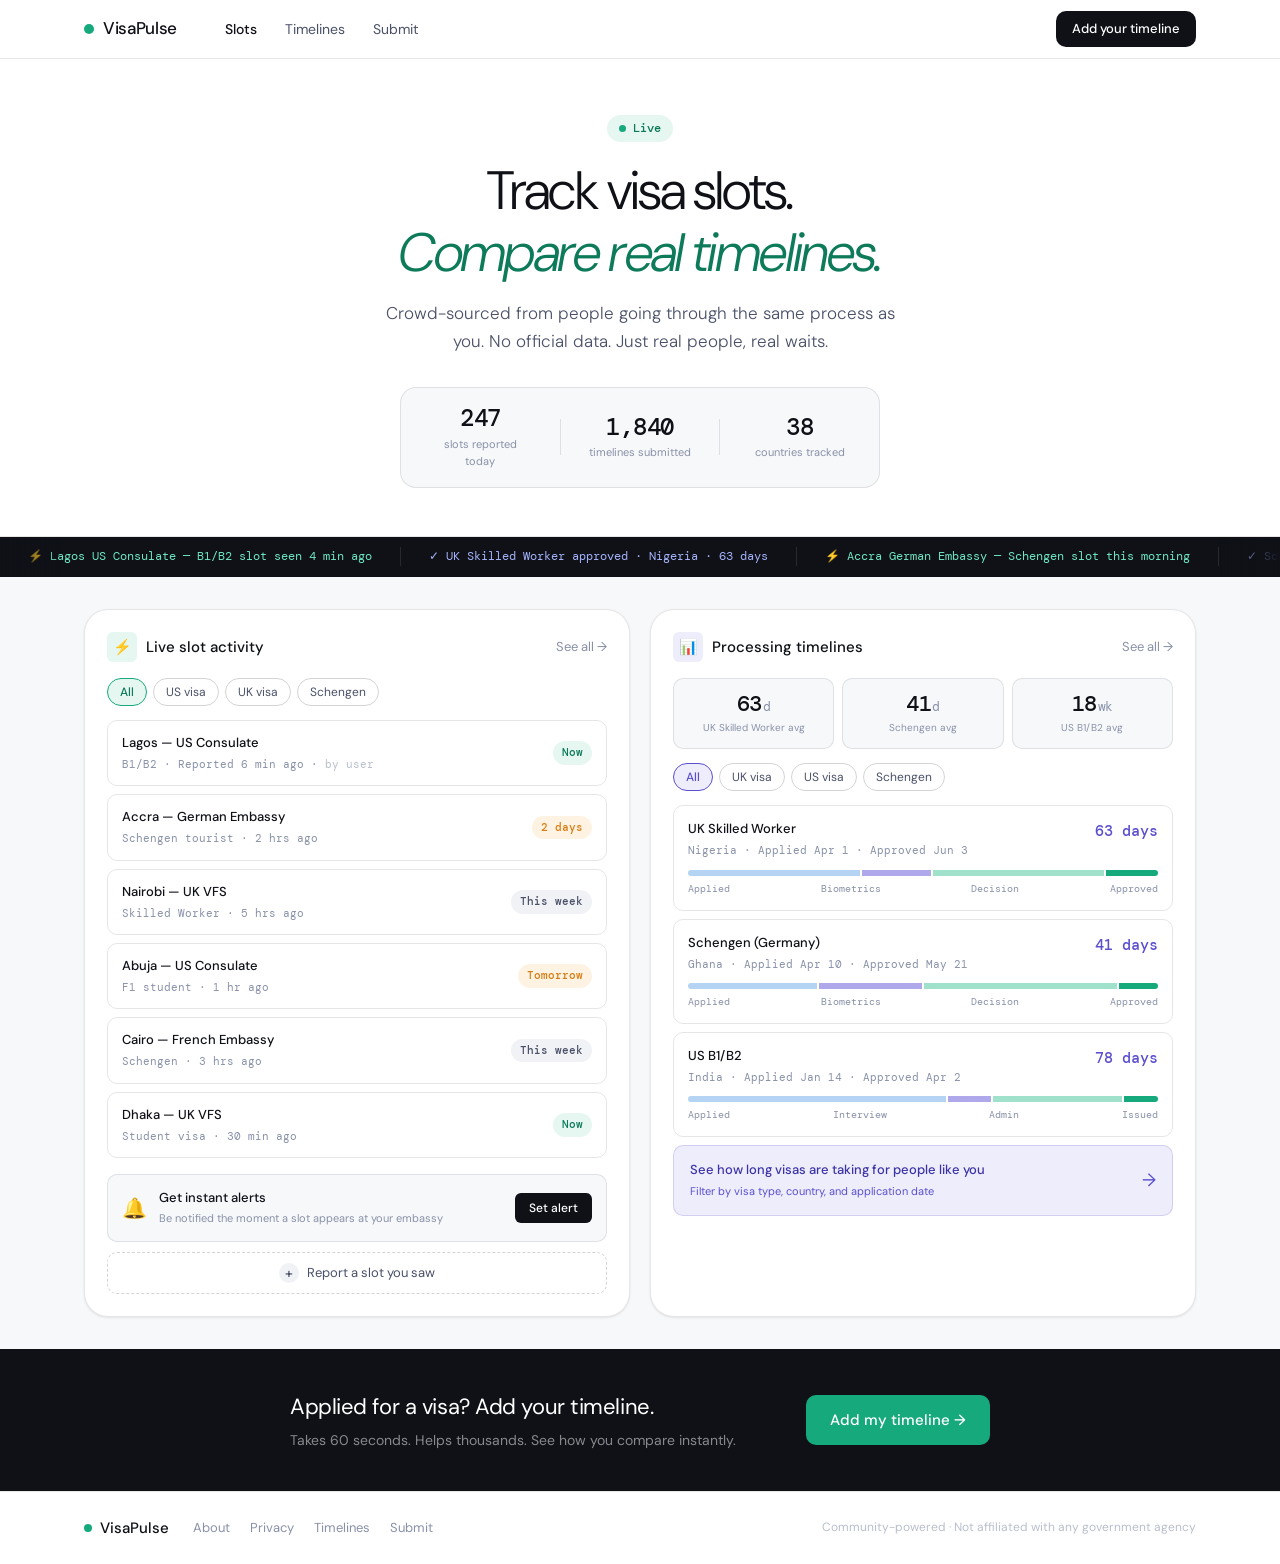
<file: index.html>
<!DOCTYPE html>
<html lang="en">
<head>
  <meta charset="UTF-8" />
  <meta name="viewport" content="width=device-width, initial-scale=1.0" />
  <title>VisaPulse — Real-time visa slot tracking & processing timelines</title>
  <link rel="preconnect" href="https://fonts.googleapis.com" />
  <link rel="preconnect" href="https://fonts.gstatic.com" crossorigin />
  <link href="https://fonts.googleapis.com/css2?family=DM+Sans:ital,opsz,wght@0,9..40,300;0,9..40,400;0,9..40,500;1,9..40,300&family=DM+Mono:wght@400;500&display=swap" rel="stylesheet" />
  <link rel="stylesheet" href="css/base.css" />
  <link rel="stylesheet" href="css/home.css" />
</head>
<body>

  <!-- NAV -->
  <nav class="nav">
    <div class="nav-inner">
      <a href="index.html" class="logo">
        <span class="logo-pulse"></span>
        VisaPulse
      </a>
      <div class="nav-links">
        <a href="index.html" class="nav-link active">Slots</a>
        <a href="timelines.html" class="nav-link">Timelines</a>
        <a href="submit.html" class="nav-link">Submit</a>
      </div>
      <a href="submit.html" class="btn-nav">Add your timeline</a>
    </div>
  </nav>

  <!-- HERO -->
  <section class="hero">
    <div class="hero-inner">
      <div class="live-chip"><span class="live-dot"></span> Live</div>
      <h1 class="hero-title">Track visa slots.<br><em>Compare real timelines.</em></h1>
      <p class="hero-sub">Crowd-sourced from people going through the same process as you. No official data. Just real people, real waits.</p>
      <div class="hero-stats">
        <div class="hstat"><span class="hstat-num" id="slotCount">247</span><span class="hstat-lbl">slots reported today</span></div>
        <div class="hstat-div"></div>
        <div class="hstat"><span class="hstat-num" id="tlCount">1,840</span><span class="hstat-lbl">timelines submitted</span></div>
        <div class="hstat-div"></div>
        <div class="hstat"><span class="hstat-num">38</span><span class="hstat-lbl">countries tracked</span></div>
      </div>
    </div>
  </section>

  <!-- ACTIVITY TICKER -->
  <div class="ticker-wrap">
    <div class="ticker-track" id="ticker">
      <span class="tick-item tick-slot">⚡ Lagos US Consulate — B1/B2 slot seen 4 min ago</span>
      <span class="tick-item tick-approval">✓ UK Skilled Worker approved · Nigeria · 63 days</span>
      <span class="tick-item tick-slot">⚡ Accra German Embassy — Schengen slot this morning</span>
      <span class="tick-item tick-approval">✓ Schengen (France) approved · Ghana · 38 days</span>
      <span class="tick-item tick-info">📊 5 new timelines added in last 2 hours</span>
      <span class="tick-item tick-slot">⚡ Nairobi UK VFS — Skilled Worker slot opened</span>
      <span class="tick-item tick-approval">✓ US B1/B2 approved · India · 14 weeks</span>
      <span class="tick-item tick-info">📊 3 approvals reported in last 24 hours</span>
      <span class="tick-item tick-slot">⚡ Mumbai US Consulate — F1 slot available</span>
      <span class="tick-item tick-approval">✓ Canada PR approved · Nigeria · 18 months</span>
      <!-- duplicate for loop -->
      <span class="tick-item tick-slot">⚡ Lagos US Consulate — B1/B2 slot seen 4 min ago</span>
      <span class="tick-item tick-approval">✓ UK Skilled Worker approved · Nigeria · 63 days</span>
      <span class="tick-item tick-slot">⚡ Accra German Embassy — Schengen slot this morning</span>
      <span class="tick-item tick-approval">✓ Schengen (France) approved · Ghana · 38 days</span>
      <span class="tick-item tick-info">📊 5 new timelines added in last 2 hours</span>
    </div>
  </div>

  <!-- DUAL PANEL -->
  <main class="dual">

    <!-- LEFT: SLOTS -->
    <section class="panel panel-slots">
      <div class="panel-head">
        <div class="panel-title-row">
          <span class="panel-icon slot-icon">⚡</span>
          <h2 class="panel-title">Live slot activity</h2>
        </div>
        <a href="#" class="see-all">See all →</a>
      </div>

      <div class="filter-row">
        <button class="chip chip-on" onclick="filterSlots(this,'all')">All</button>
        <button class="chip" onclick="filterSlots(this,'us')">US visa</button>
        <button class="chip" onclick="filterSlots(this,'uk')">UK visa</button>
        <button class="chip" onclick="filterSlots(this,'schengen')">Schengen</button>
      </div>

      <div id="slotList">
        <div class="slot-card" data-cat="us">
          <div class="slot-info">
            <div class="slot-embassy">Lagos — US Consulate</div>
            <div class="slot-meta">B1/B2 · Reported 6 min ago · <span class="reporter">by user</span></div>
          </div>
          <span class="badge badge-now">Now</span>
        </div>
        <div class="slot-card" data-cat="schengen">
          <div class="slot-info">
            <div class="slot-embassy">Accra — German Embassy</div>
            <div class="slot-meta">Schengen tourist · 2 hrs ago</div>
          </div>
          <span class="badge badge-soon">2 days</span>
        </div>
        <div class="slot-card" data-cat="uk">
          <div class="slot-info">
            <div class="slot-embassy">Nairobi — UK VFS</div>
            <div class="slot-meta">Skilled Worker · 5 hrs ago</div>
          </div>
          <span class="badge badge-week">This week</span>
        </div>
        <div class="slot-card" data-cat="us">
          <div class="slot-info">
            <div class="slot-embassy">Abuja — US Consulate</div>
            <div class="slot-meta">F1 student · 1 hr ago</div>
          </div>
          <span class="badge badge-soon">Tomorrow</span>
        </div>
        <div class="slot-card" data-cat="schengen">
          <div class="slot-info">
            <div class="slot-embassy">Cairo — French Embassy</div>
            <div class="slot-meta">Schengen · 3 hrs ago</div>
          </div>
          <span class="badge badge-week">This week</span>
        </div>
        <div class="slot-card" data-cat="uk">
          <div class="slot-info">
            <div class="slot-embassy">Dhaka — UK VFS</div>
            <div class="slot-meta">Student visa · 30 min ago</div>
          </div>
          <span class="badge badge-now">Now</span>
        </div>
      </div>

      <div class="alert-box">
        <div class="alert-icon">🔔</div>
        <div class="alert-body">
          <div class="alert-title">Get instant alerts</div>
          <div class="alert-sub">Be notified the moment a slot appears at your embassy</div>
        </div>
        <button class="btn-alert" onclick="openAlertModal()">Set alert</button>
      </div>

      <a href="report.html" class="report-btn">
        <span class="report-icon">+</span>
        Report a slot you saw
      </a>
    </section>

    <!-- RIGHT: TIMELINES -->
    <section class="panel panel-timelines">
      <div class="panel-head">
        <div class="panel-title-row">
          <span class="panel-icon tl-icon">📊</span>
          <h2 class="panel-title">Processing timelines</h2>
        </div>
        <a href="timelines.html" class="see-all">See all →</a>
      </div>

      <div class="avg-row">
        <div class="avg-card">
          <div class="avg-num">63<span class="avg-unit">d</span></div>
          <div class="avg-lbl">UK Skilled Worker avg</div>
        </div>
        <div class="avg-card">
          <div class="avg-num">41<span class="avg-unit">d</span></div>
          <div class="avg-lbl">Schengen avg</div>
        </div>
        <div class="avg-card">
          <div class="avg-num">18<span class="avg-unit">wk</span></div>
          <div class="avg-lbl">US B1/B2 avg</div>
        </div>
      </div>

      <div class="filter-row">
        <button class="chip chip-tl chip-on" onclick="filterTL(this,'all')">All</button>
        <button class="chip chip-tl" onclick="filterTL(this,'uk')">UK visa</button>
        <button class="chip chip-tl" onclick="filterTL(this,'us')">US visa</button>
        <button class="chip chip-tl" onclick="filterTL(this,'schengen')">Schengen</button>
      </div>

      <div id="tlList">
        <div class="tl-card" data-cat="uk">
          <div class="tl-head">
            <div>
              <div class="tl-type">UK Skilled Worker</div>
              <div class="tl-origin">Nigeria · Applied Apr 1 · Approved Jun 3</div>
            </div>
            <div class="tl-duration">63 days</div>
          </div>
          <div class="tl-bar">
            <div class="seg seg-wait" style="flex:2" title="Waiting: 28d"></div>
            <div class="seg seg-bio" style="flex:0.8" title="Biometrics: 8d"></div>
            <div class="seg seg-decision" style="flex:2" title="Decision: 20d"></div>
            <div class="seg seg-done" style="flex:0.6" title="Approved: 7d"></div>
          </div>
          <div class="tl-bar-labels">
            <span>Applied</span><span>Biometrics</span><span>Decision</span><span>Approved</span>
          </div>
        </div>

        <div class="tl-card" data-cat="schengen">
          <div class="tl-head">
            <div>
              <div class="tl-type">Schengen (Germany)</div>
              <div class="tl-origin">Ghana · Applied Apr 10 · Approved May 21</div>
            </div>
            <div class="tl-duration">41 days</div>
          </div>
          <div class="tl-bar">
            <div class="seg seg-wait" style="flex:1" title="Waiting: 12d"></div>
            <div class="seg seg-bio" style="flex:0.8" title="Biometrics: 10d"></div>
            <div class="seg seg-decision" style="flex:1.5" title="Decision: 15d"></div>
            <div class="seg seg-done" style="flex:0.3" title="Approved: 4d"></div>
          </div>
          <div class="tl-bar-labels">
            <span>Applied</span><span>Biometrics</span><span>Decision</span><span>Approved</span>
          </div>
        </div>

        <div class="tl-card" data-cat="us">
          <div class="tl-head">
            <div>
              <div class="tl-type">US B1/B2</div>
              <div class="tl-origin">India · Applied Jan 14 · Approved Apr 2</div>
            </div>
            <div class="tl-duration">78 days</div>
          </div>
          <div class="tl-bar">
            <div class="seg seg-wait" style="flex:3" title="Waiting: 45d"></div>
            <div class="seg seg-bio" style="flex:0.5" title="Interview: 5d"></div>
            <div class="seg seg-decision" style="flex:1.5" title="Admin: 22d"></div>
            <div class="seg seg-done" style="flex:0.4" title="Issued: 6d"></div>
          </div>
          <div class="tl-bar-labels">
            <span>Applied</span><span>Interview</span><span>Admin</span><span>Issued</span>
          </div>
        </div>
      </div>

      <div class="compare-cta" onclick="window.location='timelines.html'">
        <div class="compare-cta-text">
          <strong>See how long visas are taking for people like you</strong>
          <span>Filter by visa type, country, and application date</span>
        </div>
        <span class="compare-arrow">→</span>
      </div>
    </section>
  </main>

  <!-- SUBMIT CTA BANNER -->
  <section class="submit-banner">
    <div class="submit-banner-inner">
      <div class="submit-banner-text">
        <h3>Applied for a visa? Add your timeline.</h3>
        <p>Takes 60 seconds. Helps thousands. See how you compare instantly.</p>
      </div>
      <a href="submit.html" class="btn-primary">Add my timeline →</a>
    </div>
  </section>

  <!-- ALERT MODAL -->
  <div class="modal-overlay" id="alertModal" onclick="closeAlertModal(event)">
    <div class="modal">
      <div class="modal-head">
        <h3>Set a slot alert</h3>
        <button class="modal-close" onclick="closeAlertModal()">✕</button>
      </div>
      <div class="modal-body">
        <div class="form-group">
          <label>Embassy / Consulate</label>
          <select>
            <option>Lagos — US Consulate</option>
            <option>Accra — German Embassy</option>
            <option>Nairobi — UK VFS</option>
            <option>Mumbai — US Consulate</option>
            <option>Abuja — US Consulate</option>
          </select>
        </div>
        <div class="form-group">
          <label>Visa type</label>
          <select>
            <option>B1/B2 Tourist/Business</option>
            <option>F1 Student</option>
            <option>UK Skilled Worker</option>
            <option>Schengen</option>
          </select>
        </div>
        <div class="form-group">
          <label>Alert me via</label>
          <input type="email" placeholder="your@email.com" />
        </div>
        <button class="btn-primary btn-full" onclick="closeAlertModal()">Set alert — it's free</button>
        <p class="modal-note">Free: 10-min delay · Premium: instant push notification</p>
      </div>
    </div>
  </div>

  <footer class="footer">
    <div class="footer-inner">
      <div class="footer-logo">
        <span class="logo-pulse logo-pulse-sm"></span>
        VisaPulse
      </div>
      <div class="footer-links">
        <a href="#">About</a>
        <a href="#">Privacy</a>
        <a href="timelines.html">Timelines</a>
        <a href="submit.html">Submit</a>
      </div>
      <div class="footer-note">Community-powered · Not affiliated with any government agency</div>
    </div>
  </footer>

  <script src="js/home.js"></script>
</body>
</html>
</file>
<file: css/base.css>
/* ============================================
   VISAPULSE — BASE STYLES
   Aesthetic: Editorial data — clean, urgent, alive
   Fonts: DM Sans + DM Mono
============================================ */

:root {
  --green: #16a97c;
  --green-light: #e6f7f2;
  --green-dark: #0d7a59;
  --purple: #5b4fcf;
  --purple-light: #eeedfb;
  --amber: #d97c12;
  --amber-light: #fef3e2;
  --red: #e03b3b;
  --red-light: #fdeaea;
  --ink: #0f1117;
  --ink-2: #2c3040;
  --ink-3: #4a5068;
  --ink-4: #8891a8;
  --ink-5: #b8bfcc;
  --surface: #ffffff;
  --surface-2: #f7f8fa;
  --surface-3: #f0f2f5;
  --border: rgba(15,17,23,0.10);
  --border-strong: rgba(15,17,23,0.18);
  --radius-sm: 6px;
  --radius-md: 10px;
  --radius-lg: 16px;
  --radius-xl: 24px;
  --font: 'DM Sans', sans-serif;
  --mono: 'DM Mono', monospace;
  --shadow-sm: 0 1px 3px rgba(0,0,0,0.06), 0 1px 2px rgba(0,0,0,0.04);
  --shadow-md: 0 4px 16px rgba(0,0,0,0.08), 0 1px 3px rgba(0,0,0,0.04);
  --shadow-lg: 0 12px 40px rgba(0,0,0,0.12), 0 4px 12px rgba(0,0,0,0.06);
}

*, *::before, *::after { box-sizing: border-box; margin: 0; padding: 0; }

html { scroll-behavior: smooth; }

body {
  font-family: var(--font);
  background: var(--surface-2);
  color: var(--ink);
  font-size: 15px;
  line-height: 1.6;
  -webkit-font-smoothing: antialiased;
}

a { color: inherit; text-decoration: none; }
button { font-family: var(--font); cursor: pointer; }
input, select, textarea { font-family: var(--font); }

/* ---- NAV ---- */
.nav {
  position: sticky;
  top: 0;
  z-index: 100;
  background: rgba(255,255,255,0.92);
  backdrop-filter: blur(12px);
  border-bottom: 1px solid var(--border);
}
.nav-inner {
  max-width: 1160px;
  margin: 0 auto;
  padding: 0 24px;
  height: 58px;
  display: flex;
  align-items: center;
  gap: 32px;
}
.logo {
  display: flex;
  align-items: center;
  gap: 9px;
  font-size: 17px;
  font-weight: 500;
  color: var(--ink);
  letter-spacing: -0.02em;
  flex-shrink: 0;
}
.logo-pulse {
  width: 10px;
  height: 10px;
  border-radius: 50%;
  background: var(--green);
  animation: heartbeat 2.2s ease-in-out infinite;
  flex-shrink: 0;
}
.logo-pulse-sm {
  width: 8px;
  height: 8px;
}
@keyframes heartbeat {
  0%, 100% { transform: scale(1); opacity: 1; }
  50% { transform: scale(1.4); opacity: 0.7; }
}
.nav-links {
  display: flex;
  align-items: center;
  gap: 4px;
  margin-left: 4px;
}
.nav-link {
  font-size: 14px;
  color: var(--ink-3);
  padding: 6px 12px;
  border-radius: var(--radius-sm);
  transition: color 0.15s, background 0.15s;
  font-weight: 400;
}
.nav-link:hover { color: var(--ink); background: var(--surface-3); }
.nav-link.active { color: var(--ink); font-weight: 500; }
.btn-nav {
  margin-left: auto;
  background: var(--ink);
  color: #fff;
  font-size: 13px;
  font-weight: 500;
  padding: 8px 16px;
  border-radius: var(--radius-md);
  transition: background 0.15s, transform 0.1s;
  white-space: nowrap;
}
.btn-nav:hover { background: var(--ink-2); transform: translateY(-1px); }

/* ---- BUTTONS ---- */
.btn-primary {
  display: inline-flex;
  align-items: center;
  background: var(--green);
  color: #fff;
  font-size: 14px;
  font-weight: 500;
  padding: 11px 22px;
  border-radius: var(--radius-md);
  border: none;
  cursor: pointer;
  transition: background 0.15s, transform 0.1s;
  white-space: nowrap;
}
.btn-primary:hover { background: var(--green-dark); transform: translateY(-1px); }
.btn-full { width: 100%; justify-content: center; }

/* ---- CHIPS / FILTERS ---- */
.filter-row { display: flex; gap: 6px; flex-wrap: wrap; margin-bottom: 14px; }
.chip {
  font-size: 12px;
  font-weight: 400;
  padding: 5px 12px;
  border-radius: 20px;
  border: 1px solid var(--border-strong);
  background: transparent;
  color: var(--ink-3);
  cursor: pointer;
  transition: all 0.15s;
}
.chip:hover { border-color: var(--green); color: var(--green); }
.chip-on { background: var(--green-light); border-color: var(--green); color: var(--green-dark) !important; font-weight: 500; }
.chip-tl.chip-on { background: var(--purple-light); border-color: var(--purple); color: var(--purple) !important; }

/* ---- MODAL ---- */
.modal-overlay {
  display: none;
  position: fixed; inset: 0;
  background: rgba(15,17,23,0.55);
  z-index: 200;
  align-items: center;
  justify-content: center;
  padding: 24px;
  backdrop-filter: blur(4px);
}
.modal-overlay.open { display: flex; }
.modal {
  background: var(--surface);
  border-radius: var(--radius-xl);
  width: 100%;
  max-width: 420px;
  box-shadow: var(--shadow-lg);
  animation: slideUp 0.2s ease;
}
@keyframes slideUp {
  from { transform: translateY(16px); opacity: 0; }
  to { transform: translateY(0); opacity: 1; }
}
.modal-head {
  display: flex;
  align-items: center;
  justify-content: space-between;
  padding: 20px 24px 16px;
  border-bottom: 1px solid var(--border);
}
.modal-head h3 { font-size: 16px; font-weight: 500; }
.modal-close {
  background: var(--surface-3);
  border: none;
  width: 28px; height: 28px;
  border-radius: 50%;
  font-size: 13px;
  color: var(--ink-3);
  display: flex; align-items: center; justify-content: center;
  cursor: pointer;
}
.modal-body { padding: 20px 24px 24px; display: flex; flex-direction: column; gap: 14px; }
.form-group { display: flex; flex-direction: column; gap: 5px; }
.form-group label { font-size: 12px; color: var(--ink-3); font-weight: 500; text-transform: uppercase; letter-spacing: 0.04em; }
.form-group input, .form-group select, .form-group textarea {
  padding: 9px 12px;
  border: 1px solid var(--border-strong);
  border-radius: var(--radius-md);
  font-size: 14px;
  color: var(--ink);
  background: var(--surface-2);
  transition: border-color 0.15s;
  width: 100%;
}
.form-group input:focus, .form-group select:focus, .form-group textarea:focus {
  outline: none;
  border-color: var(--green);
}
.form-row { display: grid; grid-template-columns: 1fr 1fr; gap: 12px; }
.modal-note { font-size: 12px; color: var(--ink-4); text-align: center; }

/* ---- FOOTER ---- */
.footer {
  border-top: 1px solid var(--border);
  background: var(--surface);
  margin-top: 0;
}
.footer-inner {
  max-width: 1160px;
  margin: 0 auto;
  padding: 24px 24px;
  display: flex;
  align-items: center;
  gap: 24px;
  flex-wrap: wrap;
}
.footer-logo {
  display: flex; align-items: center; gap: 8px;
  font-size: 15px; font-weight: 500; color: var(--ink);
}
.footer-links { display: flex; gap: 20px; }
.footer-links a { font-size: 13px; color: var(--ink-4); transition: color 0.15s; }
.footer-links a:hover { color: var(--ink); }
.footer-note { margin-left: auto; font-size: 12px; color: var(--ink-5); }

/* ---- TIMELINE BAR SEGMENTS ---- */
.tl-bar { display: flex; gap: 2px; border-radius: 4px; overflow: hidden; height: 6px; margin-bottom: 5px; }
.seg { height: 100%; }
.seg-wait { background: #b5d4f4; }
.seg-bio { background: #afa9ec; }
.seg-decision { background: #9fe1cb; }
.seg-done { background: var(--green); }
.tl-bar-labels {
  display: flex;
  justify-content: space-between;
  font-size: 10px;
  color: var(--ink-4);
  font-family: var(--mono);
}

/* ---- BADGE ---- */
.badge {
  font-size: 11px;
  font-weight: 500;
  padding: 3px 9px;
  border-radius: 20px;
  white-space: nowrap;
  font-family: var(--mono);
}
.badge-now { background: var(--green-light); color: var(--green-dark); }
.badge-soon { background: var(--amber-light); color: var(--amber); }
.badge-week { background: var(--surface-3); color: var(--ink-3); }

/* ---- RESPONSIVE ---- */
@media (max-width: 680px) {
  .nav-links { display: none; }
  .footer-note { display: none; }
}
</file>
<file: css/home.css>
/* ============================================
   VISAPULSE — HOME PAGE STYLES
============================================ */

/* ---- HERO ---- */
.hero {
  background: var(--surface);
  border-bottom: 1px solid var(--border);
  padding: 56px 24px 48px;
}
.hero-inner {
  max-width: 720px;
  margin: 0 auto;
  text-align: center;
}
.live-chip {
  display: inline-flex;
  align-items: center;
  gap: 7px;
  font-size: 12px;
  font-weight: 500;
  color: var(--green-dark);
  background: var(--green-light);
  padding: 4px 12px;
  border-radius: 20px;
  margin-bottom: 18px;
  font-family: var(--mono);
  letter-spacing: 0.02em;
}
.live-dot {
  width: 7px; height: 7px;
  border-radius: 50%;
  background: var(--green);
  animation: heartbeat 2s ease-in-out infinite;
}
.hero-title {
  font-size: clamp(36px, 5vw, 54px);
  font-weight: 300;
  color: var(--ink);
  line-height: 1.15;
  letter-spacing: -0.03em;
  margin-bottom: 16px;
}
.hero-title em {
  font-style: italic;
  color: var(--green-dark);
  font-weight: 300;
}
.hero-sub {
  font-size: 17px;
  color: var(--ink-3);
  line-height: 1.6;
  max-width: 520px;
  margin: 0 auto 32px;
  font-weight: 300;
}
.hero-stats {
  display: flex;
  align-items: center;
  justify-content: center;
  gap: 0;
  background: var(--surface-2);
  border: 1px solid var(--border);
  border-radius: var(--radius-lg);
  overflow: hidden;
  max-width: 480px;
  margin: 0 auto;
}
.hstat {
  display: flex;
  flex-direction: column;
  align-items: center;
  padding: 16px 28px;
  flex: 1;
}
.hstat-div {
  width: 1px;
  height: 36px;
  background: var(--border);
  flex-shrink: 0;
}
.hstat-num {
  font-size: 24px;
  font-weight: 500;
  color: var(--ink);
  letter-spacing: -0.02em;
  font-family: var(--mono);
  line-height: 1.2;
}
.hstat-lbl {
  font-size: 11px;
  color: var(--ink-4);
  margin-top: 3px;
  text-align: center;
}

/* ---- TICKER ---- */
.ticker-wrap {
  overflow: hidden;
  border-bottom: 1px solid var(--border);
  background: var(--ink);
  padding: 10px 0;
  position: relative;
}
.ticker-wrap::before, .ticker-wrap::after {
  content: '';
  position: absolute;
  top: 0; bottom: 0;
  width: 60px;
  z-index: 2;
}
.ticker-wrap::before { left: 0; background: linear-gradient(to right, var(--ink), transparent); }
.ticker-wrap::after { right: 0; background: linear-gradient(to left, var(--ink), transparent); }
.ticker-track {
  display: flex;
  gap: 0;
  white-space: nowrap;
  animation: ticker 40s linear infinite;
  width: max-content;
}
.ticker-track:hover { animation-play-state: paused; }
@keyframes ticker {
  0% { transform: translateX(0); }
  100% { transform: translateX(-50%); }
}
.tick-item {
  font-size: 12px;
  font-family: var(--mono);
  padding: 0 28px;
  border-right: 1px solid rgba(255,255,255,0.1);
  color: rgba(255,255,255,0.55);
}
.tick-slot { color: #6ee7c4; }
.tick-approval { color: #a5b4fc; }
.tick-info { color: rgba(255,255,255,0.45); }

/* ---- DUAL PANEL ---- */
.dual {
  display: grid;
  grid-template-columns: 1fr 1fr;
  max-width: 1160px;
  margin: 32px auto;
  gap: 20px;
  padding: 0 24px;
}
@media (max-width: 860px) {
  .dual { grid-template-columns: 1fr; }
}

/* ---- PANELS ---- */
.panel {
  background: var(--surface);
  border-radius: var(--radius-xl);
  border: 1px solid var(--border);
  padding: 22px;
  box-shadow: var(--shadow-sm);
}
.panel-head {
  display: flex;
  align-items: center;
  justify-content: space-between;
  margin-bottom: 16px;
}
.panel-title-row { display: flex; align-items: center; gap: 9px; }
.panel-icon {
  font-size: 15px;
  width: 30px; height: 30px;
  border-radius: var(--radius-sm);
  display: flex; align-items: center; justify-content: center;
}
.slot-icon { background: var(--green-light); }
.tl-icon { background: var(--purple-light); }
.panel-title { font-size: 15px; font-weight: 500; color: var(--ink); }
.see-all { font-size: 13px; color: var(--ink-4); transition: color 0.15s; }
.see-all:hover { color: var(--green); }

/* ---- SLOT CARDS ---- */
.slot-card {
  display: flex;
  align-items: center;
  justify-content: space-between;
  padding: 12px 14px;
  border: 1px solid var(--border);
  border-radius: var(--radius-md);
  margin-bottom: 8px;
  cursor: pointer;
  transition: border-color 0.15s, background 0.15s, transform 0.1s;
}
.slot-card:hover {
  border-color: var(--border-strong);
  background: var(--surface-2);
  transform: translateX(2px);
}
.slot-card.hidden { display: none; }
.slot-embassy { font-size: 13px; font-weight: 500; color: var(--ink); }
.slot-meta { font-size: 11px; color: var(--ink-4); margin-top: 2px; font-family: var(--mono); }
.reporter { color: var(--ink-5); }

/* ---- ALERT BOX ---- */
.alert-box {
  display: flex;
  align-items: center;
  gap: 12px;
  padding: 13px 14px;
  background: var(--surface-2);
  border: 1px solid var(--border);
  border-radius: var(--radius-md);
  margin-top: 16px;
  margin-bottom: 10px;
}
.alert-icon { font-size: 20px; flex-shrink: 0; }
.alert-body { flex: 1; }
.alert-title { font-size: 13px; font-weight: 500; color: var(--ink); }
.alert-sub { font-size: 11px; color: var(--ink-4); margin-top: 1px; }
.btn-alert {
  background: var(--ink);
  color: #fff;
  border: none;
  font-size: 12px;
  font-weight: 500;
  padding: 7px 14px;
  border-radius: var(--radius-sm);
  white-space: nowrap;
  flex-shrink: 0;
  transition: background 0.15s;
}
.btn-alert:hover { background: var(--green-dark); }

/* ---- REPORT BTN ---- */
.report-btn {
  display: flex;
  align-items: center;
  justify-content: center;
  gap: 8px;
  width: 100%;
  padding: 10px;
  border: 1.5px dashed var(--border-strong);
  border-radius: var(--radius-md);
  font-size: 13px;
  color: var(--ink-3);
  cursor: pointer;
  transition: all 0.15s;
  margin-top: 2px;
}
.report-btn:hover { border-color: var(--green); color: var(--green); background: var(--green-light); }
.report-icon {
  width: 20px; height: 20px;
  border-radius: 50%;
  background: var(--surface-3);
  display: flex; align-items: center; justify-content: center;
  font-size: 14px;
  font-weight: 500;
  color: var(--ink-3);
  line-height: 1;
}

/* ---- AVG ROW ---- */
.avg-row {
  display: grid;
  grid-template-columns: repeat(3, 1fr);
  gap: 8px;
  margin-bottom: 14px;
}
.avg-card {
  background: var(--surface-2);
  border: 1px solid var(--border);
  border-radius: var(--radius-md);
  padding: 12px 10px;
  text-align: center;
}
.avg-num {
  font-size: 22px;
  font-weight: 500;
  color: var(--ink);
  letter-spacing: -0.03em;
  font-family: var(--mono);
  line-height: 1.2;
}
.avg-unit { font-size: 13px; font-weight: 400; color: var(--ink-4); margin-left: 1px; }
.avg-lbl { font-size: 10px; color: var(--ink-4); margin-top: 3px; }

/* ---- TIMELINE CARDS ---- */
.tl-card {
  border: 1px solid var(--border);
  border-radius: var(--radius-md);
  padding: 13px 14px;
  margin-bottom: 8px;
  cursor: pointer;
  transition: border-color 0.15s, background 0.15s, transform 0.1s;
}
.tl-card:hover {
  border-color: var(--border-strong);
  background: var(--surface-2);
  transform: translateX(2px);
}
.tl-card.hidden { display: none; }
.tl-head {
  display: flex;
  justify-content: space-between;
  align-items: flex-start;
  margin-bottom: 10px;
}
.tl-type { font-size: 13px; font-weight: 500; color: var(--ink); }
.tl-origin { font-size: 11px; color: var(--ink-4); margin-top: 2px; font-family: var(--mono); }
.tl-duration {
  font-size: 15px;
  font-weight: 500;
  color: var(--purple);
  font-family: var(--mono);
  white-space: nowrap;
  flex-shrink: 0;
}

/* ---- COMPARE CTA ---- */
.compare-cta {
  display: flex;
  align-items: center;
  justify-content: space-between;
  padding: 14px 16px;
  background: var(--purple-light);
  border: 1px solid rgba(91,79,207,0.2);
  border-radius: var(--radius-md);
  cursor: pointer;
  transition: background 0.15s;
  margin-top: 4px;
}
.compare-cta:hover { background: #e4e2f8; }
.compare-cta-text { display: flex; flex-direction: column; gap: 2px; }
.compare-cta-text strong { font-size: 13px; font-weight: 500; color: #3c33a8; }
.compare-cta-text span { font-size: 11px; color: var(--purple); }
.compare-arrow { font-size: 18px; color: var(--purple); flex-shrink: 0; }

/* ---- SUBMIT BANNER ---- */
.submit-banner {
  background: var(--ink);
  padding: 40px 24px;
  margin-top: 8px;
}
.submit-banner-inner {
  max-width: 700px;
  margin: 0 auto;
  display: flex;
  align-items: center;
  justify-content: space-between;
  gap: 24px;
  flex-wrap: wrap;
}
.submit-banner-text h3 {
  font-size: 22px;
  font-weight: 400;
  color: #fff;
  letter-spacing: -0.02em;
}
.submit-banner-text p {
  font-size: 14px;
  color: rgba(255,255,255,0.5);
  margin-top: 4px;
}
.submit-banner .btn-primary {
  background: var(--green);
  font-size: 15px;
  padding: 13px 24px;
}
.submit-banner .btn-primary:hover { background: var(--green-dark); }

/* ---- ANIMATIONS ---- */
@keyframes fadeInUp {
  from { opacity: 0; transform: translateY(12px); }
  to { opacity: 1; transform: translateY(0); }
}
.panel { animation: fadeInUp 0.4s ease both; }
.panel-timelines { animation-delay: 0.08s; }
</file>
